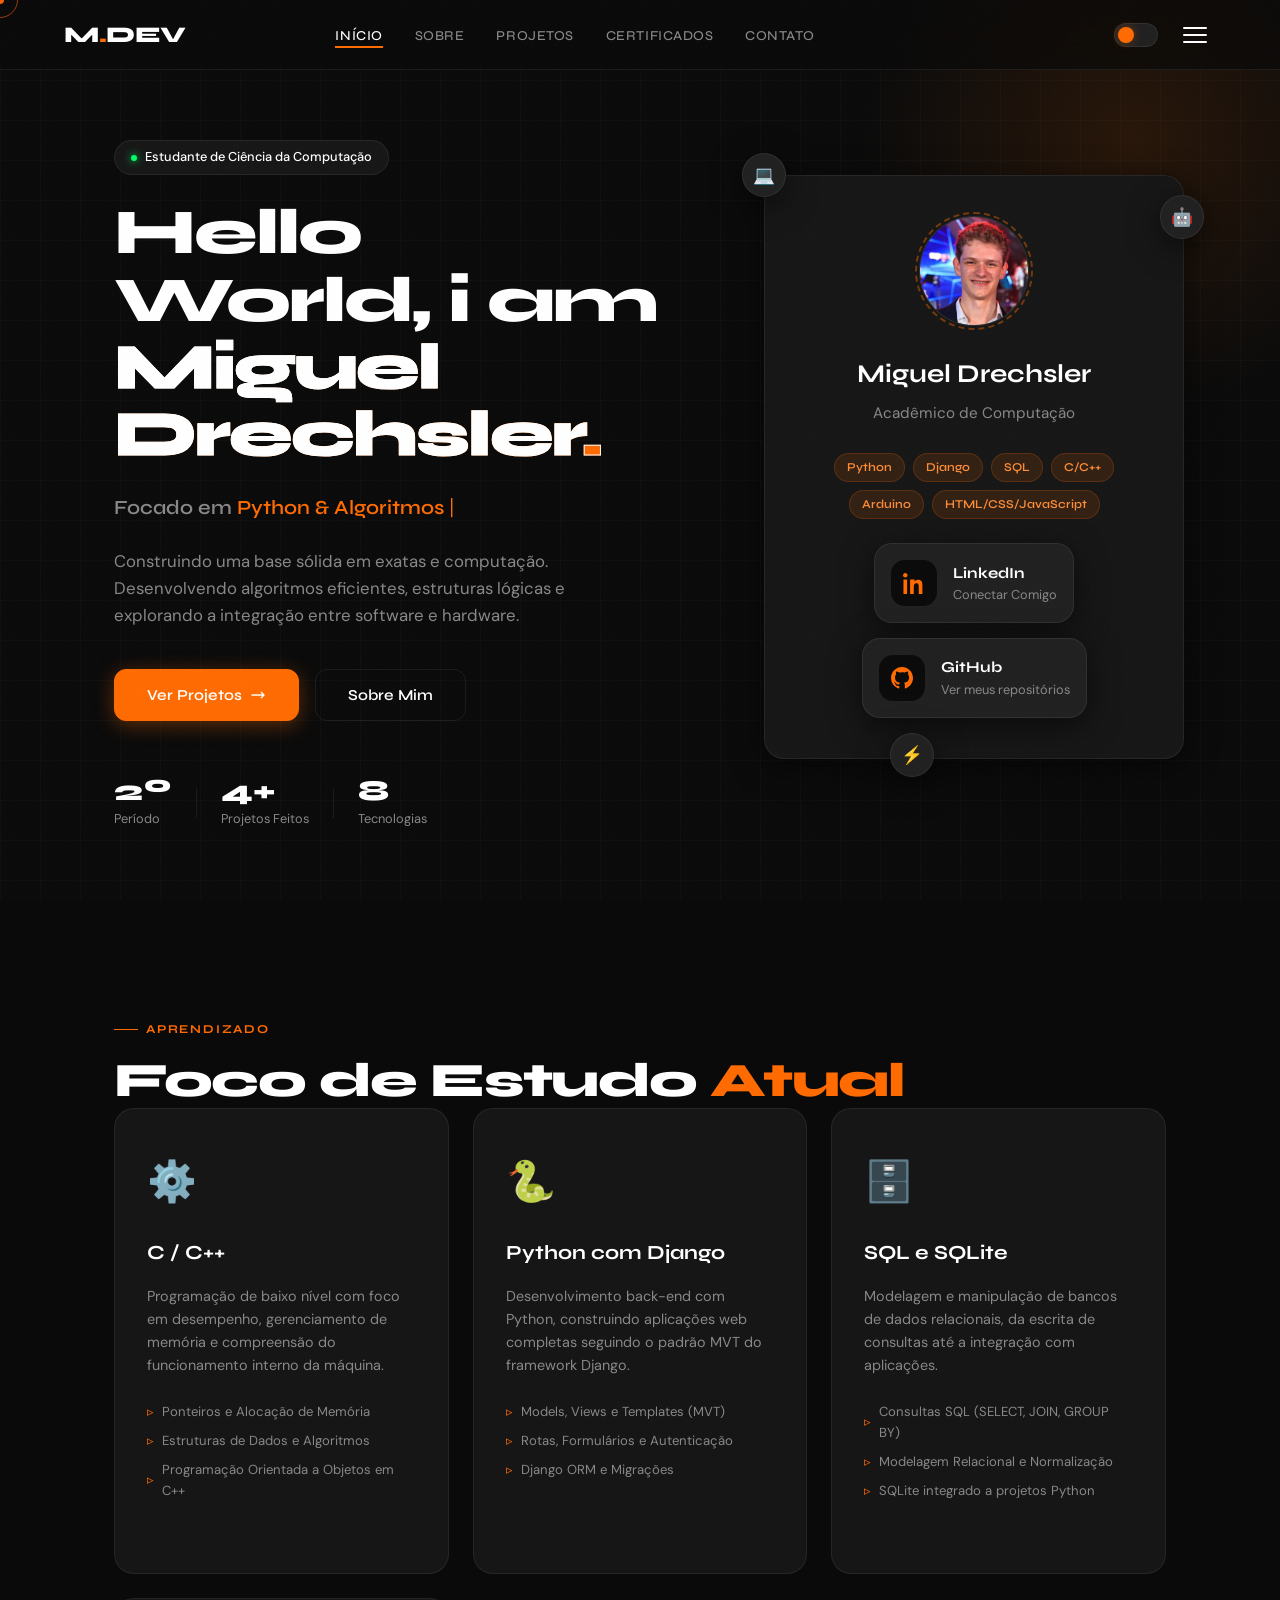
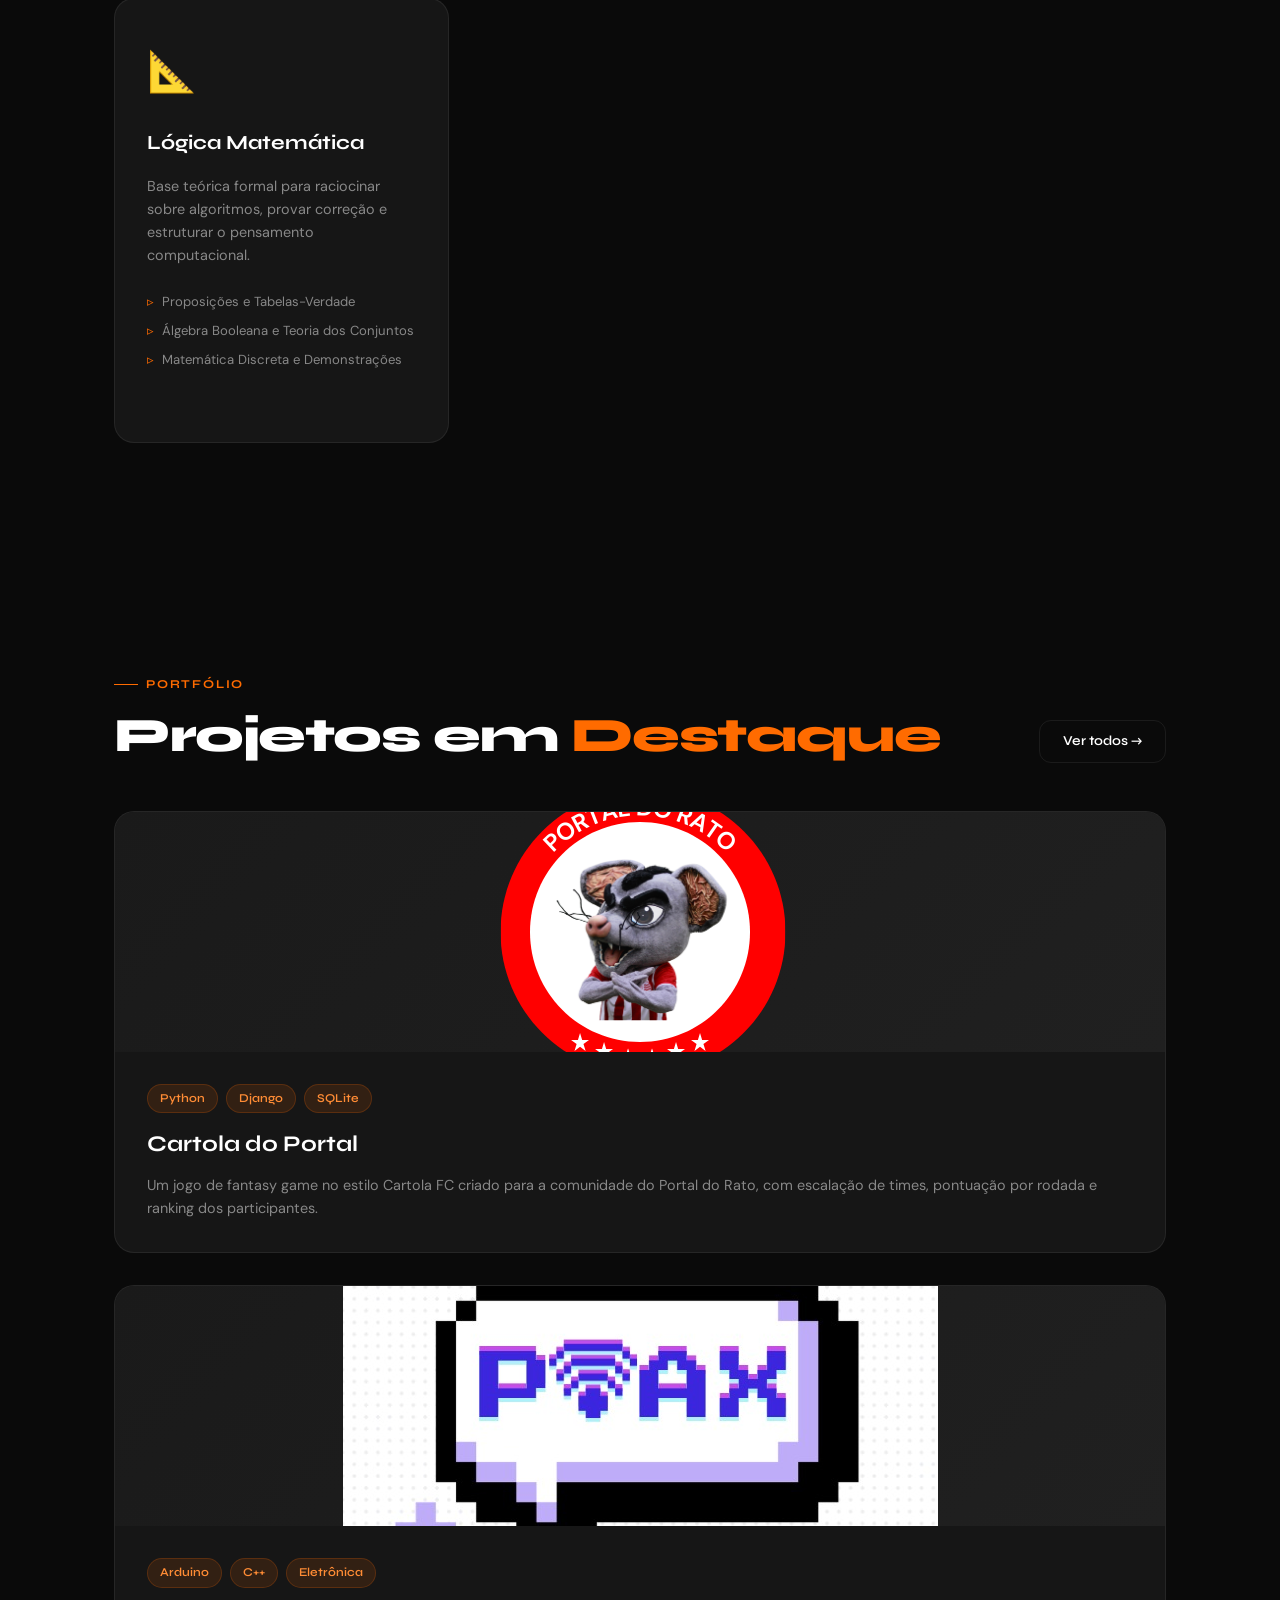
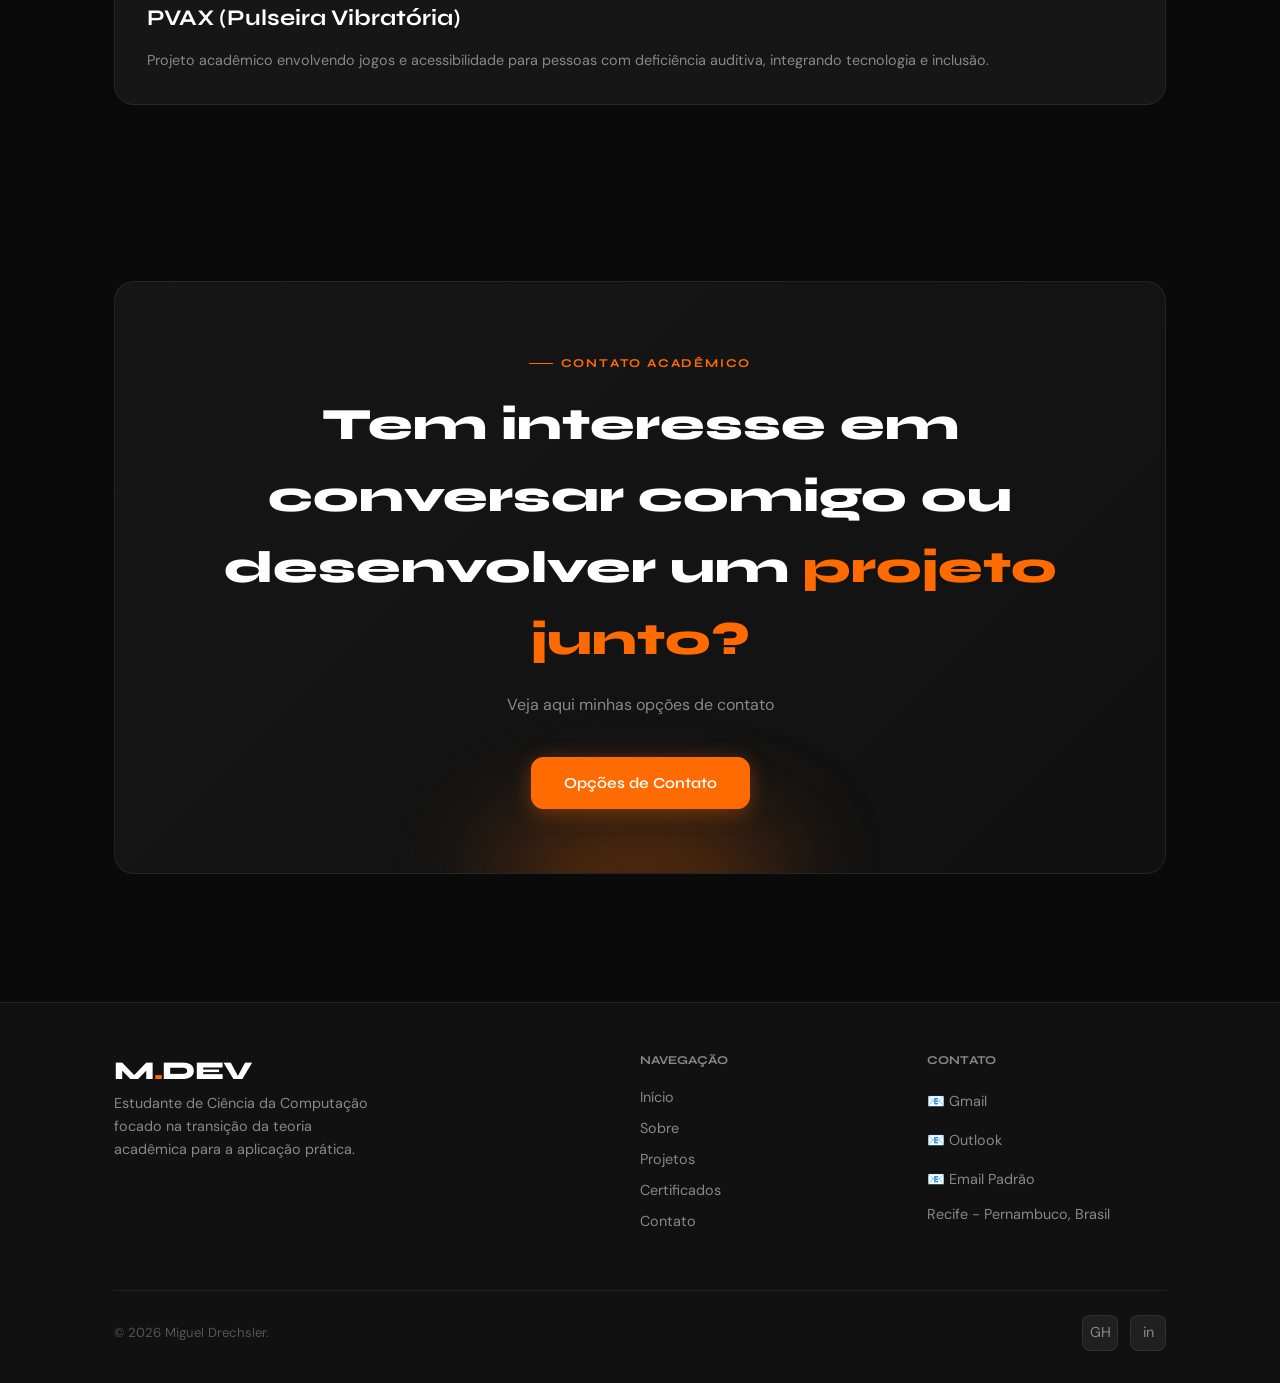
<file: index.html>
<!DOCTYPE html>
<html lang="pt-BR" data-theme="dark">
<head>
  <meta charset="UTF-8">
  <meta name="viewport" content="width=device-width, initial-scale=1.0">
  <meta name="description" content="Portfólio acadêmico e profissional — Ciência da Computação">
  <title>Portfólio - Miguel</title>
  <link rel="stylesheet" href="style.css">
</head>
<body>

<div class="preloader" id="preloader">
  <div class="preloader-inner">
    <div class="preloader-logo">M<span>.</span>DEV</div>
    <div class="preloader-bar"></div>
  </div>
</div>

<div class="cursor">
  <div class="cursor-dot"></div>
  <div class="cursor-ring"></div>
</div>

<div class="progress-bar" id="progressBar"></div>

<nav class="navbar">
  <a href="index.html" class="nav-logo">M<span>.</span>DEV</a>
  <ul class="nav-links">
    <li><a href="index.html" class="active">Início</a></li>
    <li><a href="sobre.html">Sobre</a></li>
    <li><a href="projetos.html">Projetos</a></li>
    <li><a href="certificados.html">Certificados</a></li>
    <li><a href="contato.html">Contato</a></li>
  </ul>
  <div class="nav-actions">
    <button class="theme-toggle" title="Alternar tema">
      <span class="theme-toggle-icon moon"></span>
      <span class="theme-toggle-icon sun"></span>
    </button>
    <button class="hamburger" aria-label="Menu"><span></span><span></span><span></span></button>
  </div>
</nav>

<div class="mobile-menu">
  <a href="index.html">Início</a>
  <a href="sobre.html">Sobre</a>
  <a href="projetos.html">Projetos</a>
  <a href="certificados.html">Certificados</a>
  <a href="contato.html">Contato</a>
</div>

<section class="hero">
  <div class="hero-bg-orb"></div>
  <div class="hero-bg-grid"></div>

  <div class="container hero-inner">
    <div class="hero-content">
      <div class="hero-badge anim-up" style="animation-delay:0.1s">
        <span class="badge-dot"></span>
        Estudante de Ciência da Computação
      </div>

      <h1 class="hero-title anim-up" style="animation-delay:0.2s">
        Hello World, i am<br>
        <span class="hero-name">Miguel Drechsler<span class="dot">.</span></span>
      </h1>

      <div class="hero-roles anim-up" style="animation-delay:0.35s">
        <span class="role-label">Focado em </span>
        <span class="typed-wrapper">
          <span id="typedText" data-phrases='["Python & Algoritmos", "Desenvolvimento Web", "Projetos com Arduino", "JavaScript & Automação"]'>Python & Algoritmos</span>
          <span class="cursor-blink">|</span>
        </span>
      </div>

      <p class="hero-desc anim-up" style="animation-delay:0.5s">
        Construindo uma base sólida em exatas e computação. Desenvolvendo algoritmos eficientes, estruturas lógicas e explorando a integração entre software e hardware.
      </p>

      <div class="hero-actions anim-up" style="animation-delay:0.65s">
        <a href="projetos.html" class="btn btn-primary btn-lg">
          Ver Projetos
          <svg width="16" height="16" fill="none" viewBox="0 0 24 24" stroke="currentColor"><path stroke-linecap="round" stroke-linejoin="round" stroke-width="2" d="M17 8l4 4m0 0l-4 4m4-4H3"/></svg>
        </a>
        <a href="sobre.html" class="btn btn-outline btn-lg">Sobre Mim</a>
      </div>

      <div class="hero-stats anim-up" style="animation-delay:0.8s">
        <div class="stat-item">
          <strong data-counter data-target="2" data-suffix="º">0</strong>
          <span>Período</span>
        </div>
        <div class="stat-divider"></div>
        <div class="stat-item">
          <strong data-counter data-target="4" data-suffix="+">0</strong>
          <span>Projetos Feitos</span>
        </div>
        <div class="stat-divider"></div>
        <div class="stat-item">
          <strong data-counter data-target="8" data-suffix="">0</strong>
          <span>Tecnologias</span>
        </div>
      </div>
    </div>

    <div class="hero-visual anim-up" style="animation-delay:0.4s">
      <div class="hero-card-wrapper">
        <div class="tech-badge badge-1">💻</div>
        <div class="tech-badge badge-2">🤖</div>
        <div class="tech-badge badge-3">⚡</div>
        <div class="hero-card anim-float">
          <div class="hero-avatar">
            <div class="avatar-placeholder">
              <img src="Foto de perfil.jpeg" alt="Miguel Drechsler" class="avatar-image">
            </div>
            <div class="avatar-ring"></div>
          </div>
          <div class="hero-card-body">
            <h3>Miguel Drechsler</h3>
            <p>Acadêmico de Computação</p>
            <div class="hero-card-tags">
              <span class="tag">Python</span>
              <span class="tag">Django</span>
              <span class="tag">SQL</span>
              <span class="tag">C/C++</span>
              <span class="tag">Arduino</span>
              <span class="tag">HTML/CSS/JavaScript</span>
            </div>

            <div class="hero-card-social">
              <a href="https://www.linkedin.com/in/miguel-drechsler" class="social-mini-card anim-float" target="_blank" rel="noreferrer noopener">
                <div class="social-mini-icon">
                  <svg viewBox="0 0 24 24" aria-hidden="true"><path d="M4.98 3.5C4.98 4.88 3.87 6 2.5 6S0 4.88 0 3.5 1.12 1 2.5 1 4.98 2.12 4.98 3.5zM.5 8.25h4V24h-4v-15.75zM8.75 8.25h3.83v2.16h.05c.53-1 1.83-2.06 3.76-2.06 4.03 0 4.78 2.66 4.78 6.12V24h-4v-7.53c0-1.8-.03-4.13-2.52-4.13-2.52 0-2.9 1.96-2.9 3.99V24h-4v-15.75z"/></svg>
                </div>
                <div class="social-mini-text">
                  <span class="social-mini-title">LinkedIn</span>
                  <span class="social-mini-subtitle">Conectar Comigo</span>
                </div>
              </a>

              <a href="https://github.com/miguel-drechsler" class="social-mini-card anim-float" target="_blank" rel="noreferrer noopener">
                <div class="social-mini-icon">
                  <svg viewBox="0 0 24 24" aria-hidden="true"><path d="M12 0C5.37 0 0 5.37 0 12c0 5.3 3.44 9.8 8.21 11.39.6.11.82-.26.82-.58v-2.17c-3.34.73-4.04-1.6-4.04-1.6-.55-1.4-1.34-1.78-1.34-1.78-1.1-.75.08-.74.08-.74 1.21.09 1.84 1.24 1.84 1.24 1.08 1.85 2.83 1.32 3.52 1.01.11-.79.43-1.32.78-1.62-2.67-.3-5.47-1.33-5.47-5.93 0-1.31.47-2.38 1.24-3.22-.13-.3-.54-1.52.12-3.17 0 0 1.01-.32 3.3 1.23a11.5 11.5 0 0 1 3.01-.4c1.02 0 2.05.14 3.01.4 2.28-1.55 3.29-1.23 3.29-1.23.67 1.65.26 2.87.13 3.17.77.84 1.23 1.91 1.23 3.22 0 4.61-2.81 5.62-5.49 5.92.44.38.83 1.13.83 2.28v3.39c0 .32.22.7.83.58C20.56 21.8 24 17.3 24 12c0-6.63-5.37-12-12-12z"/></svg>
                </div>
                <div class="social-mini-text">
                  <span class="social-mini-title">GitHub</span>
                  <span class="social-mini-subtitle">Ver meus repositórios</span>
                </div>
              </a>
            </div>
          </div>
        </div>
      </div>
    </div>
  </div>

  
</section>

<section class="section" id="servicos">
  <div class="container">
    <div class="section-header reveal">
      <p class="section-label">Aprendizado</p>
      <h2 class="section-title">Foco de Estudo <span>Atual</span></h2>
    </div>

    <div class="services-grid">
      <div class="service-card card reveal" data-delay="0">
        <div class="service-icon">⚙️</div>
        <h3>C / C++</h3>
        <p>Programação de baixo nível com foco em desempenho, gerenciamento de memória e compreensão do funcionamento interno da máquina.</p>
        <ul class="service-list">
          <li>Ponteiros e Alocação de Memória</li>
          <li>Estruturas de Dados e Algoritmos</li>
          <li>Programação Orientada a Objetos em C++</li>
        </ul>
      </div>

      <div class="service-card card reveal" data-delay="100">
        <div class="service-icon">🐍</div>
        <h3>Python com Django</h3>
        <p>Desenvolvimento back-end com Python, construindo aplicações web completas seguindo o padrão MVT do framework Django.</p>
        <ul class="service-list">
          <li>Models, Views e Templates (MVT)</li>
          <li>Rotas, Formulários e Autenticação</li>
          <li>Django ORM e Migrações</li>
        </ul>
      </div>

      <div class="service-card card reveal" data-delay="200">
        <div class="service-icon">🗄️</div>
        <h3>SQL e SQLite</h3>
        <p>Modelagem e manipulação de bancos de dados relacionais, da escrita de consultas até a integração com aplicações.</p>
        <ul class="service-list">
          <li>Consultas SQL (SELECT, JOIN, GROUP BY)</li>
          <li>Modelagem Relacional e Normalização</li>
          <li>SQLite integrado a projetos Python</li>
        </ul>
      </div>

      <div class="service-card card reveal" data-delay="300">
        <div class="service-icon">📐</div>
        <h3>Lógica Matemática</h3>
        <p>Base teórica formal para raciocinar sobre algoritmos, provar correção e estruturar o pensamento computacional.</p>
        <ul class="service-list">
          <li>Proposições e Tabelas-Verdade</li>
          <li>Álgebra Booleana e Teoria dos Conjuntos</li>
          <li>Matemática Discreta e Demonstrações</li>
        </ul>
      </div>
    </div>
  </div>
</section>

<section class="section featured-section">
  <div class="container">
    <div class="featured-header reveal">
      <div>
        <p class="section-label">Portfólio</p>
        <h2 class="section-title">Projetos em <span>Destaque</span></h2>
      </div>
      <a href="projetos.html" class="btn btn-outline">Ver todos →</a>
    </div>

    <div class="featured-grid">
      <div class="featured-card card reveal" data-delay="0">
        <div class="featured-img">
          <div class="img-placeholder"><span><img src="logo-portal-do-rato%20-%20Copia.png" alt="Cartola do Portal"></span></div>
          <div class="featured-overlay">
            <a href="https://github.com/miguel-drechsler/Cartola_Portal_do_Rato" class="btn btn-primary" target="_blank" rel="noreferrer noopener">Ver Repositório ↗</a>
          </div>
        </div>
        <div class="featured-info">
          <div class="featured-meta">
            <span class="tag">Python</span>
            <span class="tag">Django</span>
            <span class="tag">SQLite</span>
          </div>
          <h3>Cartola do Portal</h3>
          <p>Um jogo de fantasy game no estilo Cartola FC criado para a comunidade do Portal do Rato, com escalação de times, pontuação por rodada e ranking dos participantes.</p>
        </div>
      </div>

      <div class="featured-card card reveal" data-delay="150">
        <div class="featured-img">
          <div class="img-placeholder"><span><img src="pvaxlogo.png" alt="PVAX"></span></div>
          <div class="featured-overlay">
            <a href="https://sites.google.com/cesar.school/projetos1-g7/home" class="btn btn-primary" target="_blank" rel="noreferrer noopener">Ver o site ↗</a>
          </div>
        </div>
        <div class="featured-info">
          <div class="featured-meta">
            <span class="tag">Arduino</span>
            <span class="tag">C++</span>
            <span class="tag">Eletrônica</span>
          </div>
          <h3>PVAX (Pulseira Vibratória)</h3>
          <p>Projeto acadêmico envolvendo jogos e acessibilidade para pessoas com deficiência auditiva, integrando tecnologia e inclusão.</p>
        </div>
      </div>
    </div>
  </div>
</section>

<section class="cta-section reveal">
  <div class="container">
    <div class="cta-box">
      <div class="cta-glow"></div>
      <p class="section-label">Contato acadêmico</p>
      <h2>Tem interesse em conversar comigo ou desenvolver um <span>projeto junto?</span></h2>
      <p class="cta-sub">Veja aqui minhas opções de contato</p>
      <div class="cta-actions">
        <a href="contato.html" class="btn btn-primary btn-lg">Opções de Contato</a>
      </div>
    </div>
  </div>
</section>

<footer class="footer">
  <div class="container">
    <div class="footer-grid">
      <div class="footer-brand">
        <a href="index.html" class="nav-logo">M<span>.</span>DEV</a>
        <p>Estudante de Ciência da Computação focado na transição da teoria acadêmica para a aplicação prática.</p>
      </div>
      <div class="footer-col">
        <h4>Navegação</h4>
        <a href="index.html">Início</a>
        <a href="sobre.html">Sobre</a>
        <a href="projetos.html">Projetos</a>
        <a href="certificados.html">Certificados</a>
        <a href="contato.html">Contato</a>
      </div>
      <div class="footer-col">
        <h4>Contato</h4>
        <a href="https://mail.google.com/mail/?view=cm&to=miguel.drechsler@gmail.com" target="_blank" class="email-link">📧 Gmail</a>
        <a href="https://outlook.live.com/mail/0/?to=miguel.drechsler@gmail.com" target="_blank" class="email-link">📧 Outlook</a>
        <a href="mailto:miguel.drechsler@gmail.com" class="email-link">📧 Email Padrão</a>
        <p style="color: var(--text-muted); font-size: 0.9rem; margin-top: 0.5rem;">Recife - Pernambuco, Brasil</p>
      </div>
    </div>
    <div class="footer-bottom">
      <p>© 2026 Miguel Drechsler.</p>
      <div class="footer-social">
        <a href="https://github.com/miguel-drechsler" class="social-icon" title="GitHub">GH</a>
        <a href="https://www.linkedin.com/in/miguel-drechsler" class="social-icon" title="LinkedIn">in</a>
      </div>
    </div>
  </div>
</footer>

<button class="scroll-top" id="scrollTop" title="Voltar ao topo">↑</button>

<script src="main.js"></script>
</body>
</html>
</file>
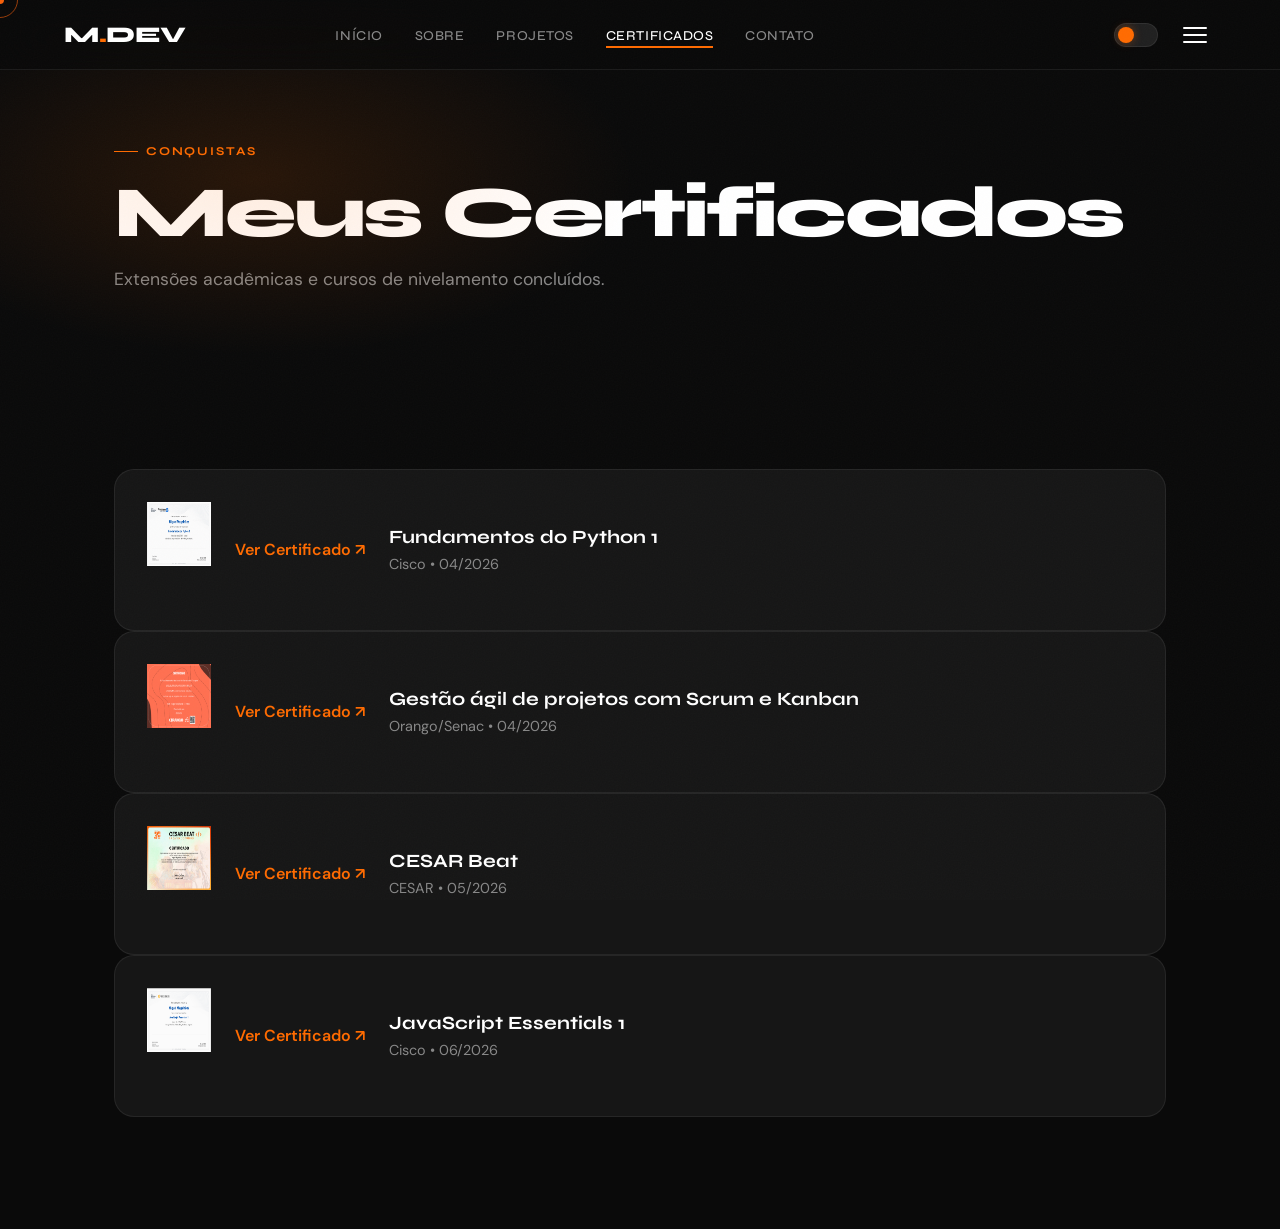
<file: certificados.html>
<!DOCTYPE html>
<html lang="pt-BR" data-theme="dark">
<head>
  <meta charset="UTF-8">
  <meta name="viewport" content="width=device-width, initial-scale=1.0">
  <title>Certificados — Portfólio</title>
  <link rel="stylesheet" href="style.css">
</head>
<body>

<div class="preloader" id="preloader">
  <div class="preloader-inner"><div class="preloader-logo">M<span>.</span>DEV</div><div class="preloader-bar"></div></div>
</div>

<div class="cursor">
  <div class="cursor-dot"></div>
  <div class="cursor-ring"></div>
</div>
<div class="progress-bar" id="progressBar"></div>

<nav class="navbar">
  <a href="index.html" class="nav-logo">M<span>.</span>DEV</a>
  <ul class="nav-links">
    <li><a href="index.html">Início</a></li>
    <li><a href="sobre.html">Sobre</a></li>
    <li><a href="projetos.html">Projetos</a></li>
    <li><a href="certificados.html" class="active">Certificados</a></li>
    <li><a href="contato.html">Contato</a></li>
  </ul>
  <div class="nav-actions">
    <button class="theme-toggle" title="Alternar tema"><span class="theme-toggle-icon moon"></span><span class="theme-toggle-icon sun"></span></button>
    <button class="hamburger" aria-label="Menu"><span></span><span></span><span></span></button>
  </div>
</nav>

<div class="mobile-menu">
  <a href="index.html">Início</a><a href="sobre.html">Sobre</a><a href="projetos.html">Projetos</a><a href="certificados.html">Certificados</a><a href="contato.html">Contato</a>
</div>

<header class="page-hero">
  <div class="container">
    <p class="section-label">Conquistas</p>
    <h1 class="page-hero-title">Meus <span>Certificados</span></h1>
    <p class="page-hero-sub">Extensões acadêmicas e cursos de nivelamento concluídos.</p>
  </div>
</header>

<section class="section">
  <div class="container">
    <div class="card reveal" style="padding: 2rem; display: flex; gap: 1.5rem; align-items: center;">
      <img src="Certificado Python.png" alt="Certificado Python" style="width: 4rem; height: 4rem; margin-bottom: 2rem;">
      <a href="Certificado Python.png" target="_blank" style="color: var(--orange); font-weight: 600;">Ver Certificado ↗</a>
      <div>
        <h3 style="font-family: var(--font-head);">Fundamentos do Python 1</h3>
        <p style="color: var(--text-muted); font-size: 0.9rem;">Cisco • 04/2026</p>
      </div>
    </div>
  </div>
  <div class="container">
    <div class="card reveal" style="padding: 2rem; display: flex; gap: 1.5rem; align-items: center;">
      <img src="Certificado Orango.png" alt="Certificado Gestão ágil de projetos" style="width: 4rem; height: 4rem; margin-bottom: 2rem;">
      <a href="Certificado Orango.png" target="_blank" style="color: var(--orange); font-weight: 600;">Ver Certificado ↗</a>
      <div>
        <h3 style="font-family: var(--font-head);">Gestão ágil de projetos com Scrum e Kanban</h3>
        <p style="color: var(--text-muted); font-size: 0.9rem;">Orango/Senac • 04/2026</p>
      </div>
    </div>
  </div>
  <div class="container">
    <div class="card reveal" style="padding: 2rem; display: flex; gap: 1.5rem; align-items: center;">
      <img src="Certificado CESAR Beat.png" alt="Certificado JavaScript" style="width: 4rem; height: 4rem; margin-bottom: 2rem;">
      <a href="Certificado CESAR Beat.png" target="_blank" style="color: var(--orange); font-weight: 600;">Ver Certificado ↗</a>
      <div>
        <h3 style="font-family: var(--font-head);">CESAR Beat</h3>
        <p style="color: var(--text-muted); font-size: 0.9rem;">CESAR • 05/2026</p>
      </div>
    </div>
  </div>
  <div class="container">
    <div class="card reveal" style="padding: 2rem; display: flex; gap: 1.5rem; align-items: center;">
      <img src="Certificado JavaScript.png" alt="Certificado JavaScript" style="width: 4rem; height: 4rem; margin-bottom: 2rem;">
      <a href="Certificado JavaScript.png" target="_blank" style="color: var(--orange); font-weight: 600;">Ver Certificado ↗</a>
      <div>
        <h3 style="font-family: var(--font-head);">JavaScript Essentials 1</h3>
        <p style="color: var(--text-muted); font-size: 0.9rem;">Cisco • 06/2026</p>
      </div>
    </div>
  </div>
</section>

<script src="main.js"></script>
</body>
</html>
</file>
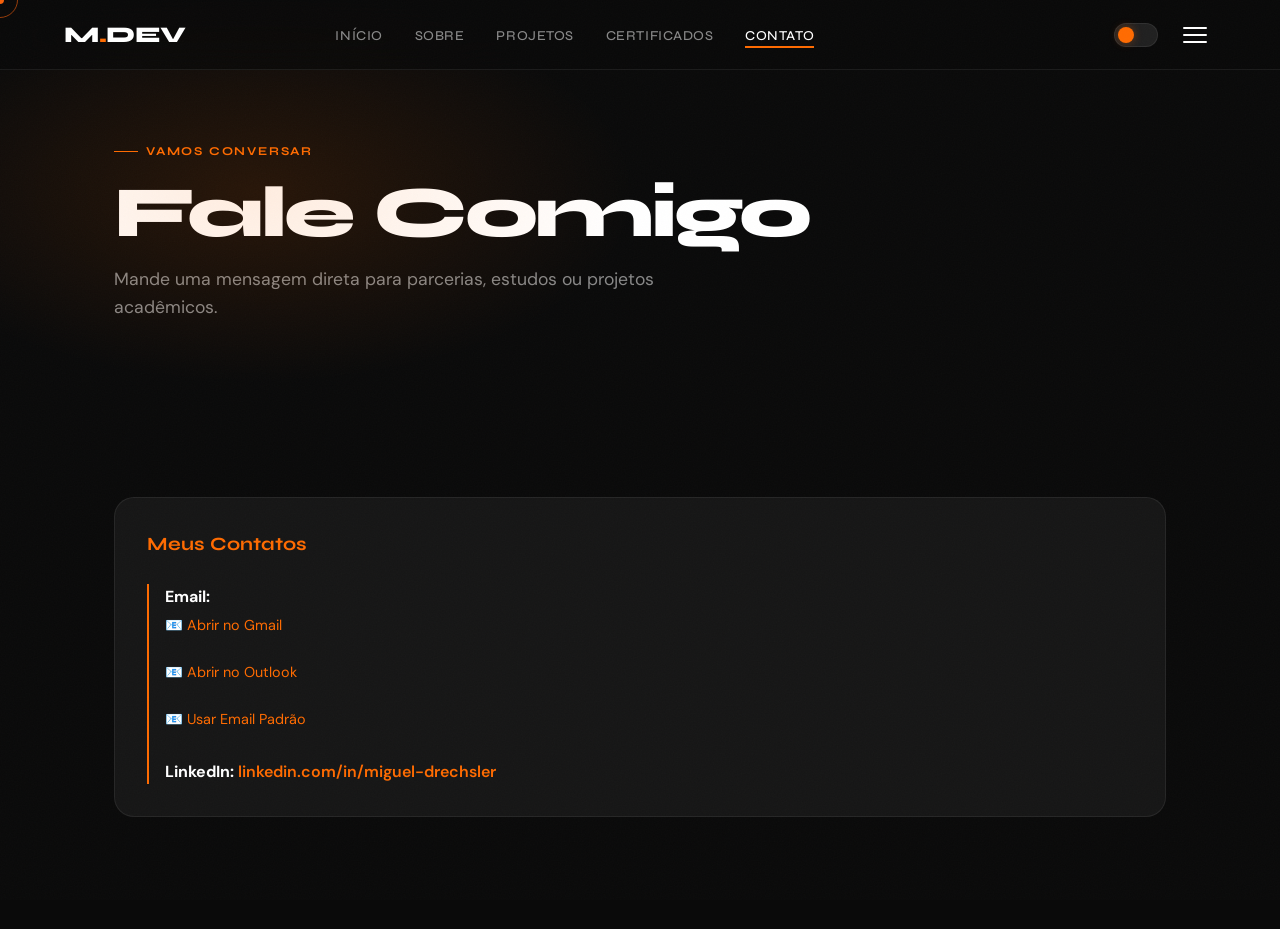
<file: contato.html>
<!DOCTYPE html>
<html lang="pt-BR" data-theme="dark">
<head>
  <meta charset="UTF-8">
  <meta name="viewport" content="width=device-width, initial-scale=1.0">
  <title>Contato — Portfólio</title>
  <link rel="stylesheet" href="style.css">
</head>
<body>

<div class="preloader" id="preloader">
  <div class="preloader-inner"><div class="preloader-logo">M<span>.</span>DEV</div><div class="preloader-bar"></div></div>
</div>

<div class="cursor">
  <div class="cursor-dot"></div>
  <div class="cursor-ring"></div>
</div>
<div class="progress-bar" id="progressBar"></div>

<nav class="navbar">
  <a href="index.html" class="nav-logo">M<span>.</span>DEV</a>
  <ul class="nav-links">
    <li><a href="index.html">Início</a></li>
    <li><a href="sobre.html">Sobre</a></li>
    <li><a href="projetos.html">Projetos</a></li>
    <li><a href="certificados.html">Certificados</a></li>
    <li><a href="contato.html" class="active">Contato</a></li>
  </ul>
  <div class="nav-actions">
    <button class="theme-toggle" title="Alternar tema"><span class="theme-toggle-icon moon"></span><span class="theme-toggle-icon sun"></span></button>
    <button class="hamburger" aria-label="Menu"><span></span><span></span><span></span></button>
  </div>
</nav>

<div class="mobile-menu">
  <a href="index.html">Início</a><a href="sobre.html">Sobre</a><a href="projetos.html">Projetos</a><a href="certificados.html">Certificados</a><a href="contato.html">Contato</a>
</div>

<header class="page-hero">
  <div class="container">
    <p class="section-label">Vamos conversar</p>
    <h1 class="page-hero-title">Fale <span>Comigo</span></h1>
    <p class="page-hero-sub">Mande uma mensagem direta para parcerias, estudos ou projetos acadêmicos.</p>
  </div>
</header>

<section class="section">
  <div class="container">
    <div class="card reveal" style="padding: 2rem; display: flex; flex-direction: column; gap: 1.5rem;">
      <h3 style="font-family: var(--font-head); color: var(--orange);">Meus Contatos</h3>
      <div style="border-left: 2px solid var(--orange); padding-left: 1rem;">
        <p><strong>Email:</strong></p>
        <div style="display: flex; flex-direction: column; gap: 0.5rem; margin-bottom: 1rem;">
          <a href="https://mail.google.com/mail/?view=cm&to=miguel.drechsler@gmail.com" target="_blank" class="email-link">📧 Abrir no Gmail</a>
          <a href="https://outlook.live.com/mail/0/?to=miguel.drechsler@gmail.com" target="_blank" class="email-link">📧 Abrir no Outlook</a>
          <a href="mailto:miguel.drechsler@gmail.com" class="email-link">📧 Usar Email Padrão</a>
        </div>
        <p><strong>LinkedIn: <a href="https://www.linkedin.com/in/miguel-drechsler" target="_blank" style="color: var(--orange); font-weight: 600;">linkedin.com/in/miguel-drechsler</a></strong></p>
      </div>
    </div>
  </div>
</section>

<script src="main.js"></script>
</body>
</html>
</file>
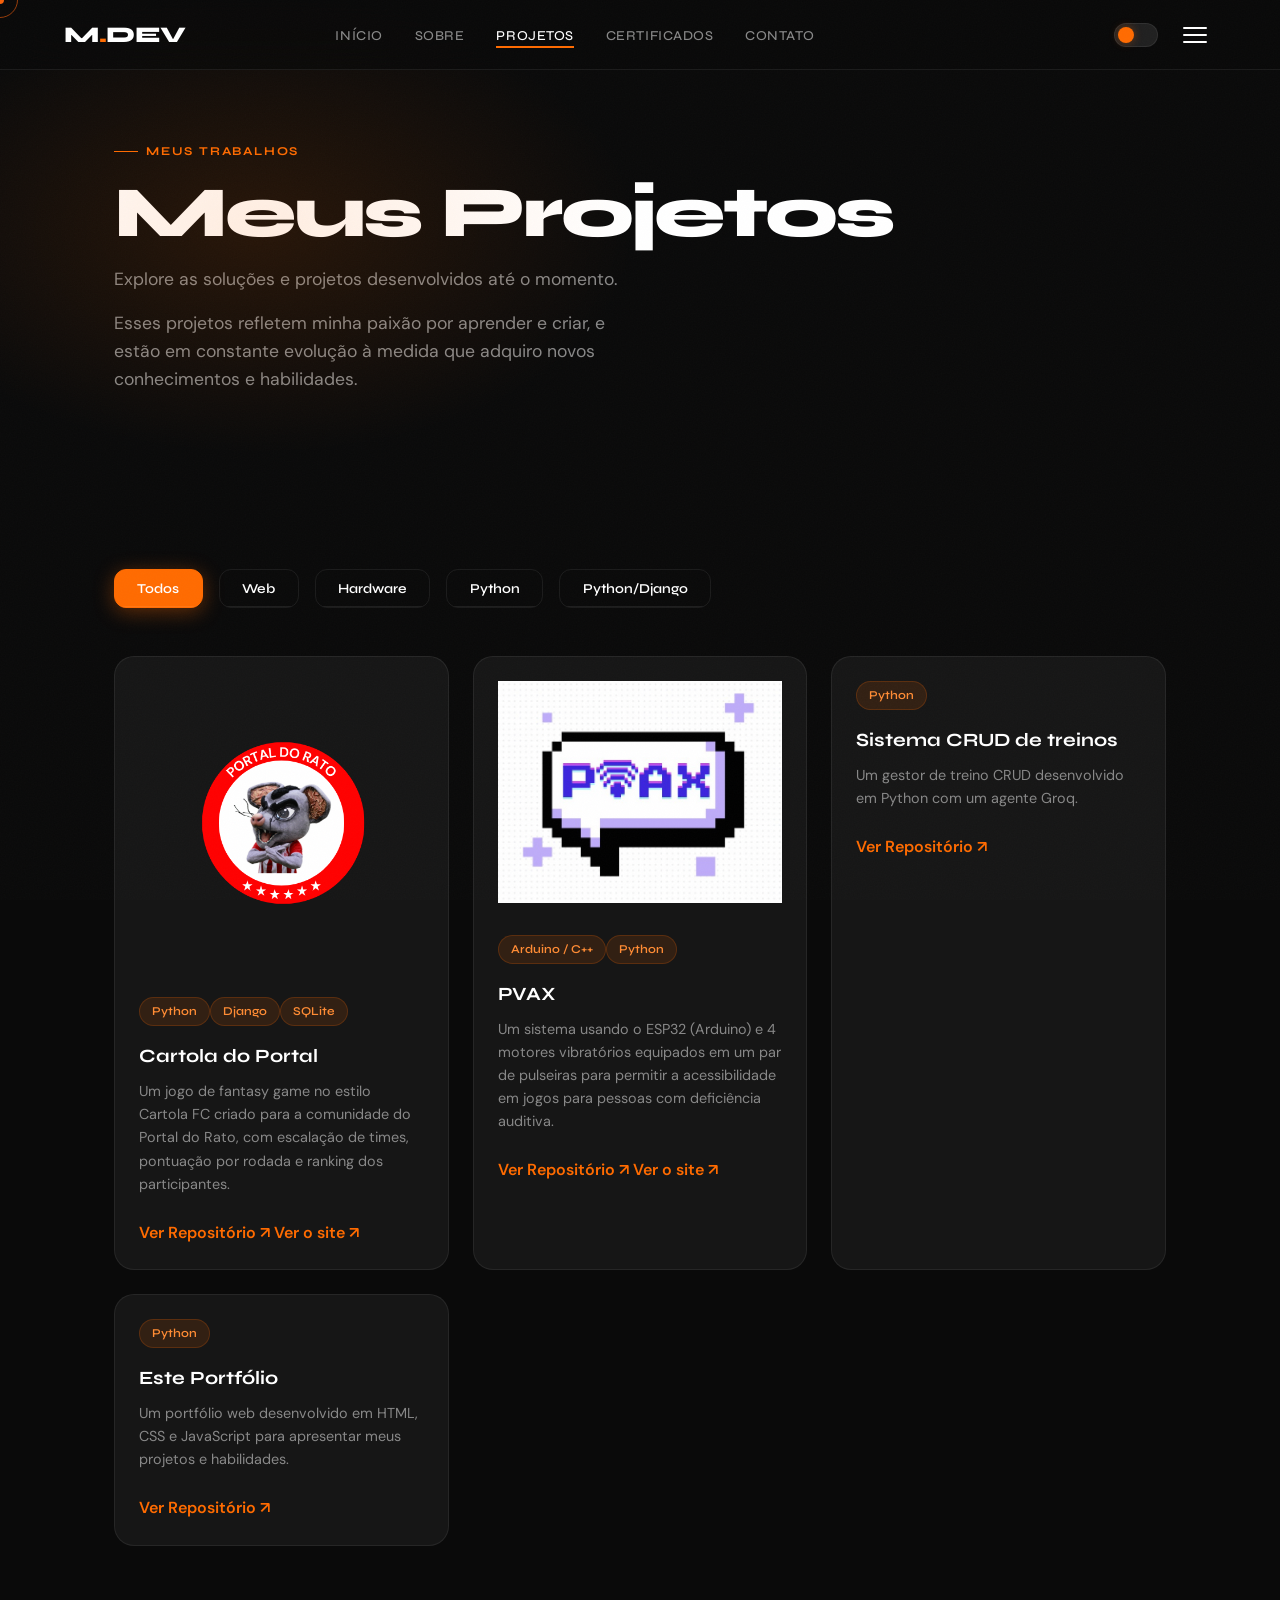
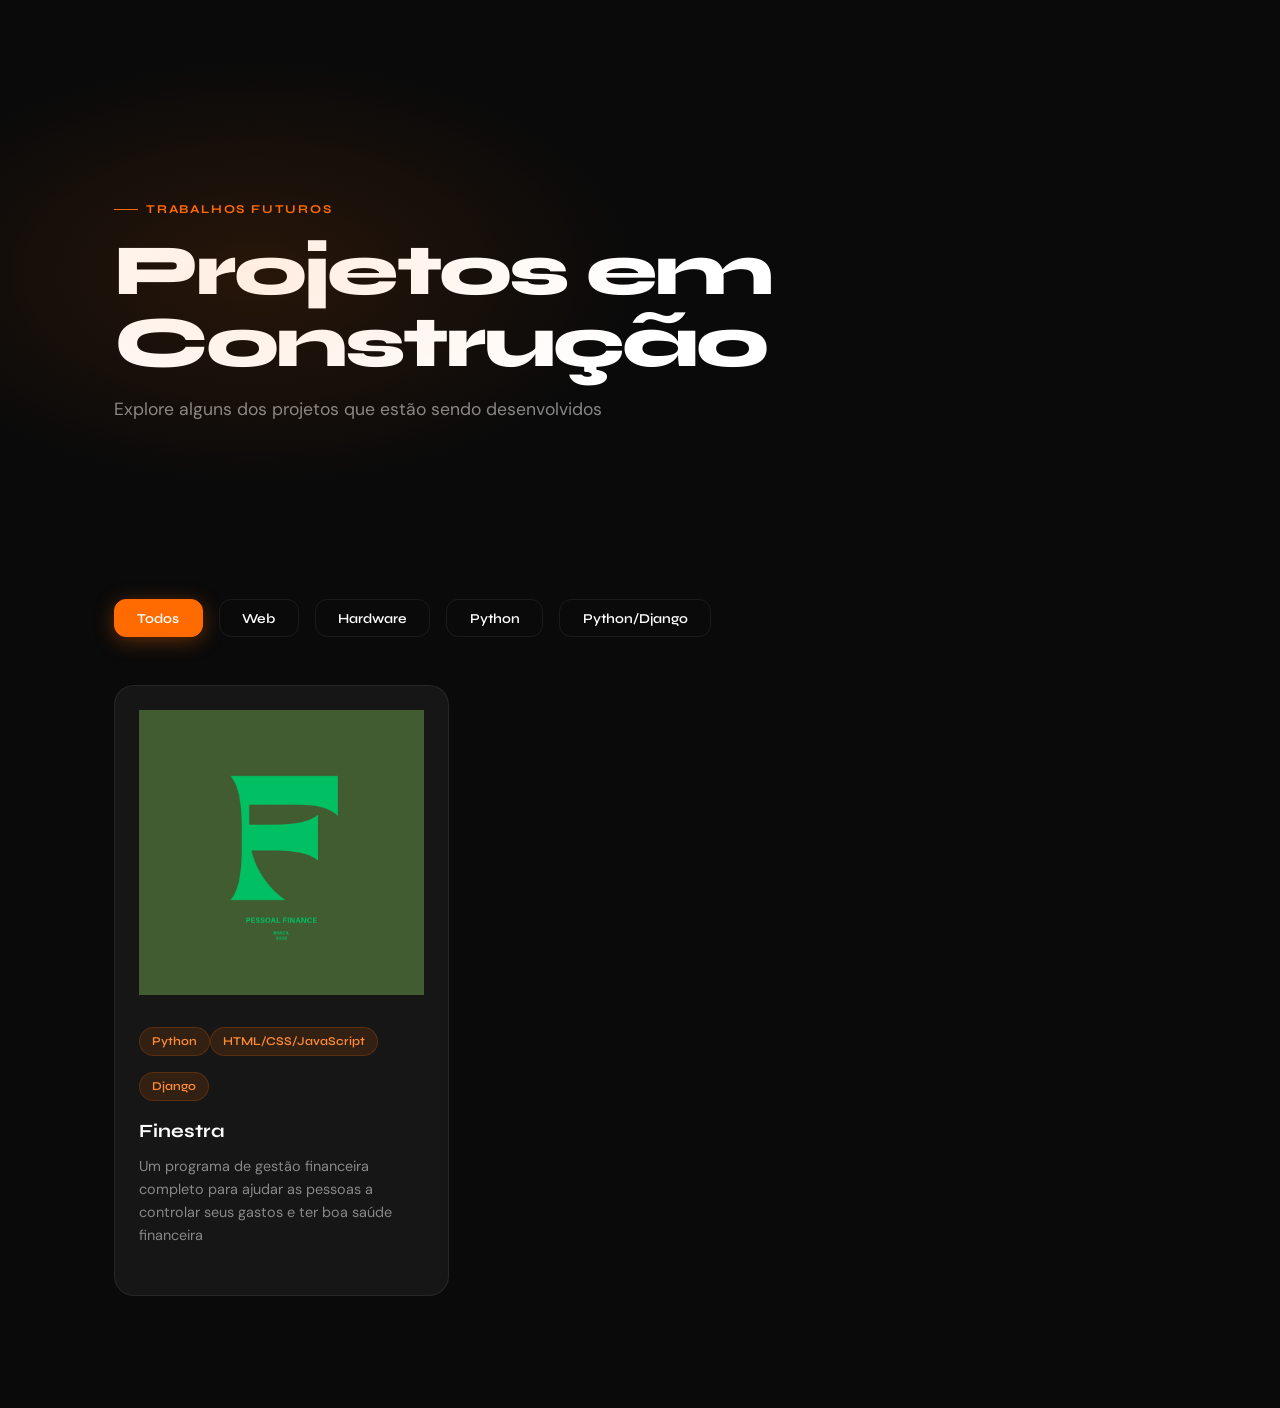
<file: projetos.html>
<!DOCTYPE html>
<html lang="pt-BR" data-theme="dark">
<head>
  <meta charset="UTF-8">
  <meta name="viewport" content="width=device-width, initial-scale=1.0">
  <title>Projetos — Portfólio</title>
  <link rel="stylesheet" href="style.css">
</head>
<body>

<div class="preloader" id="preloader">
  <div class="preloader-inner"><div class="preloader-logo">M<span>.</span>DEV</div><div class="preloader-bar"></div></div>
</div>

<div class="cursor">
  <div class="cursor-dot"></div>
  <div class="cursor-ring"></div>
</div>
<div class="progress-bar" id="progressBar"></div>

<nav class="navbar">
  <a href="index.html" class="nav-logo">M<span>.</span>DEV</a>
  <ul class="nav-links">
    <li><a href="index.html">Início</a></li>
    <li><a href="sobre.html">Sobre</a></li>
    <li><a href="projetos.html" class="active">Projetos</a></li>
    <li><a href="certificados.html">Certificados</a></li>
    <li><a href="contato.html">Contato</a></li>
  </ul>
  <div class="nav-actions">
    <button class="theme-toggle" title="Alternar tema"><span class="theme-toggle-icon moon"></span><span class="theme-toggle-icon sun"></span></button>
    <button class="hamburger" aria-label="Menu"><span></span><span></span><span></span></button>
  </div>
</nav>

<div class="mobile-menu">
  <a href="index.html">Início</a><a href="sobre.html">Sobre</a><a href="projetos.html">Projetos</a><a href="certificados.html">Certificados</a><a href="contato.html">Contato</a>
</div>

<header class="page-hero">
  <div class="container">
    <p class="section-label">Meus Trabalhos</p>
    <h1 class="page-hero-title">Meus <span>Projetos</span></h1>
    <p class="page-hero-sub">Explore as soluções e projetos desenvolvidos até o momento.</p>
    <p class="page-hero-sub">Esses projetos refletem minha paixão por aprender e criar, e estão em constante evolução à medida que adquiro novos conhecimentos e habilidades.</p>
  </div>
</header>

<section class="section">
  <div class="container">
    <div style="display: flex; gap: 1rem; margin-bottom: 3rem; flex-wrap: wrap;" class="reveal">
      <button class="btn btn-primary" data-filter="all">Todos</button>
      <button class="btn btn-outline" data-filter="web">Web</button>
      <button class="btn btn-outline" data-filter="hardware">Hardware</button>
       <button class="btn btn-outline" data-filter="python">Python</button>
       <button class="btn btn-outline" data-filter="django">Python/Django</button>
    </div>

    <div class="grid-3">
      <div class="card reveal" data-category="django" style="padding: 1.5rem;">
        <img src="logo-portal-do-rato%20-%20Copia.png" alt="Cartola do Portal" style="max-width: 100%; height: auto; margin-bottom: 2rem;">
        <span class="tag" style="margin-bottom: 1rem;">Python</span><span class="tag" style="margin-bottom: 1rem;">Django</span><span class="tag" style="margin-bottom: 1rem;">SQLite</span>
        <h3 style="font-family: var(--font-head); margin-bottom: 0.5rem;">Cartola do Portal</h3>
        <p style="color: var(--text-muted); font-size: 0.9rem; margin-bottom: 1.5rem;">Um jogo de fantasy game no estilo Cartola FC criado para a comunidade do Portal do Rato, com escalação de times, pontuação por rodada e ranking dos participantes.</p>
        <a href="https://github.com/miguel-drechsler/Cartola_Portal_do_Rato" style="color: var(--orange); font-weight: 600;">Ver Repositório ↗</a>
        <a href="https://miguel9dr.pythonanywhere.com/" style="color: var(--orange); font-weight: 600;">Ver o site ↗</a>
      </div>

      <div class="card reveal" data-category="hardware" style="padding: 1.5rem;">
        <img src="pvaxlogo.png" alt="pvaxlogo" style="content: 4rem; margin-bottom: 2rem;">
        <span class="tag" style="margin-bottom: 1rem;">Arduino / C++</span><span class="tag" style="margin-bottom: 1rem;">Python</span>
        <h3 style="font-family: var(--font-head); margin-bottom: 0.5rem;">PVAX</h3>
        <p style="color: var(--text-muted); font-size: 0.9rem; margin-bottom: 1.5rem;">Um sistema usando o ESP32 (Arduino) e 4 motores vibratórios equipados em um par de pulseiras para permitir a acessibilidade em jogos para pessoas com deficiência auditiva.</p>
        <a href="https://github.com/joaocssampaio/PVAX-driver.git" style="color: var(--orange); font-weight: 600;">Ver Repositório ↗</a>
        <a href="https://sites.google.com/cesar.school/projetos1-g7/home" style="color: var(--orange); font-weight: 600;">Ver o site ↗</a>
      </div>

      <div class="card reveal" data-category="python" style="padding: 1.5rem;">
        <span class="tag" style="margin-bottom: 1rem;">Python</span>
        <h3 style="font-family: var(--font-head); margin-bottom: 0.5rem;">Sistema CRUD de treinos</h3>
        <p style="color: var(--text-muted); font-size: 0.9rem; margin-bottom: 1.5rem;">Um gestor de treino CRUD desenvolvido em Python com um agente Groq.</p>
        <a href="https://github.com/Hyrox-Planner-grupo-2/Novo-sistema-de-Treinos" style="color: var(--orange); font-weight: 600;">Ver Repositório ↗</a>
      </div>
    

      <div class="card reveal" data-category="web" style="padding: 1.5rem;">
        <span class="tag" style="margin-bottom: 1rem;">Python</span>
        <h3 style="font-family: var(--font-head); margin-bottom: 0.5rem;">Este Portfólio</h3>
        <p style="color: var(--text-muted); font-size: 0.9rem; margin-bottom: 1.5rem;">Um portfólio web desenvolvido em HTML, CSS e JavaScript para apresentar meus projetos e habilidades.</p>
        <a href="https://github.com/miguel-drechsler/Meu-Portfolio" style="color: var(--orange); font-weight: 600;">Ver Repositório ↗</a>
      </div>
    </div>
  </div>
</section>

<header class="page-hero">
  <div class="container">
    <p class="section-label">Trabalhos Futuros</p>
    <h1 class="page-hero-title">Projetos em <span>Construção</span></h1>
    <p class="page-hero-sub">Explore alguns dos projetos que estão sendo desenvolvidos</p>
  </div>
</header>

<section class="section">
  <div class="container">
    <div style="display: flex; gap: 1rem; margin-bottom: 3rem; flex-wrap: wrap;" class="reveal">
      <button class="btn btn-primary" data-filter="all">Todos</button>
      <button class="btn btn-outline" data-filter="web">Web</button>
      <button class="btn btn-outline" data-filter="hardware">Hardware</button>
       <button class="btn btn-outline" data-filter="python">Python</button>
       <button class="btn btn-outline" data-filter="django">Python/Django</button>
    </div>

    <div class="grid-3">
      <div class="card reveal" data-category="web" style="padding: 1.5rem;">
        <img src="IMG-20260508-WA0044.jpg.jpeg" alt="Finestra" style="content: 4rem; margin-bottom: 2rem;">
        <span class="tag" style="margin-bottom: 1rem;">Python</span><span class="tag" style="margin-bottom: 1rem;">HTML/CSS/JavaScript</span><span class="tag" style="margin-bottom: 1rem;">Django</span>
        <h3 style="font-family: var(--font-head); margin-bottom: 0.5rem;">Finestra</h3>
        <p style="color: var(--text-muted); font-size: 0.9rem; margin-bottom: 1.5rem;">Um programa de gestão financeira completo para ajudar as pessoas a controlar seus gastos e ter boa saúde financeira</p>
      </div>

<script src="main.js"></script>
</body>
</html>
</file>
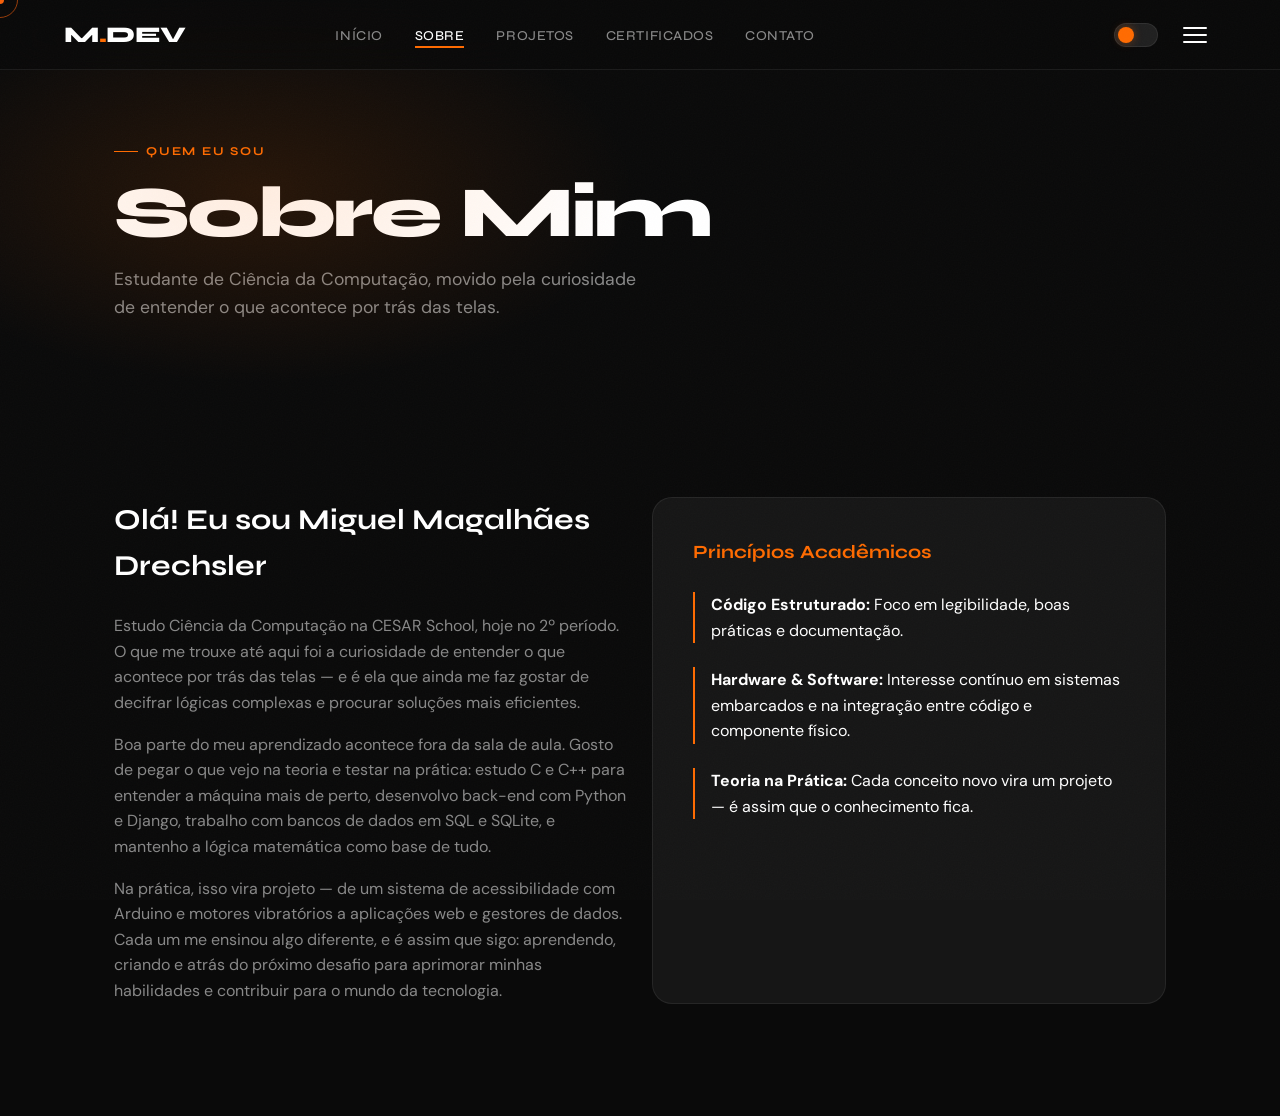
<file: sobre.html>
<!DOCTYPE html>
<html lang="pt-BR" data-theme="dark">
<head>
  <meta charset="UTF-8">
  <meta name="viewport" content="width=device-width, initial-scale=1.0">
  <title>Sobre Mim</title>
  <link rel="stylesheet" href="style.css">
</head>
<body>

<div class="preloader" id="preloader">
  <div class="preloader-inner"><div class="preloader-logo">M<span>.</span>DEV</div><div class="preloader-bar"></div></div>
</div>

<div class="cursor">
  <div class="cursor-dot"></div>
  <div class="cursor-ring"></div>
</div>
<div class="progress-bar" id="progressBar"></div>

<nav class="navbar">
  <a href="index.html" class="nav-logo">M<span>.</span>DEV</a>
  <ul class="nav-links">
    <li><a href="index.html">Início</a></li>
    <li><a href="sobre.html" class="active">Sobre</a></li>
    <li><a href="projetos.html">Projetos</a></li>
    <li><a href="certificados.html">Certificados</a></li>
    <li><a href="contato.html">Contato</a></li>
  </ul>
  <div class="nav-actions">
    <button class="theme-toggle" title="Alternar tema"><span class="theme-toggle-icon moon"></span><span class="theme-toggle-icon sun"></span></button>
    <button class="hamburger" aria-label="Menu"><span></span><span></span><span></span></button>
  </div>
</nav>

<div class="mobile-menu">
  <a href="index.html">Início</a><a href="sobre.html">Sobre</a><a href="projetos.html">Projetos</a><a href="certificados.html">Certificados</a><a href="contato.html">Contato</a>
</div>

<header class="page-hero">
  <div class="container">
    <p class="section-label">Quem eu sou</p>
    <h1 class="page-hero-title">Sobre <span>Mim</span></h1>
    <p class="page-hero-sub">Estudante de Ciência da Computação, movido pela curiosidade de entender o que acontece por trás das telas.</p>
  </div>
</header>

<section class="section">
  <div class="container grid-2">
    <div class="reveal">
      <h2 style="font-family: var(--font-head); font-size: 1.8rem; margin-bottom: 1.5rem;">Olá! Eu sou Miguel Magalhães Drechsler</h2>
      <p style="color: var(--text-muted); margin-bottom: 1rem;">Estudo Ciência da Computação na CESAR School, hoje no 2º período. O que me trouxe até aqui foi a curiosidade de entender o que acontece por trás das telas — e é ela que ainda me faz gostar de decifrar lógicas complexas e procurar soluções mais eficientes.</p>
      <p style="color: var(--text-muted); margin-bottom: 1rem;">Boa parte do meu aprendizado acontece fora da sala de aula. Gosto de pegar o que vejo na teoria e testar na prática: estudo C e C++ para entender a máquina mais de perto, desenvolvo back-end com Python e Django, trabalho com bancos de dados em SQL e SQLite, e mantenho a lógica matemática como base de tudo.</p>
      <p style="color: var(--text-muted);">Na prática, isso vira projeto — de um sistema de acessibilidade com Arduino e motores vibratórios a aplicações web e gestores de dados. Cada um me ensinou algo diferente, e é assim que sigo: aprendendo, criando e atrás do próximo desafio para aprimorar minhas habilidades e contribuir para o mundo da tecnologia.</p>
    </div>
    <div class="card reveal" style="padding: 2.5rem; display: flex; flex-direction: column; gap: 1.5rem;">
      <h3 style="font-family: var(--font-head); color: var(--orange);">Princípios Acadêmicos</h3>
      <div style="border-left: 2px solid var(--orange); padding-left: 1rem;"><strong>Código Estruturado:</strong> Foco em legibilidade, boas práticas e documentação.</div>
      <div style="border-left: 2px solid var(--orange); padding-left: 1rem;"><strong>Hardware & Software:</strong> Interesse contínuo em sistemas embarcados e na integração entre código e componente físico.</div>
      <div style="border-left: 2px solid var(--orange); padding-left: 1rem;"><strong>Teoria na Prática:</strong> Cada conceito novo vira um projeto — é assim que o conhecimento fica.</div>
    </div>
  </div>
</section>

<script src="main.js"></script>
</body>
</html>
</file>
<file: style.css>
@import url('https://fonts.googleapis.com/css2?family=Syne:wght@400;500;600;700;800&family=DM+Sans:ital,opsz,wght@0,9..40,300;0,9..40,400;0,9..40,500;1,9..40,300&display=swap');

/* ── VARIÁVEIS ── */
:root {
  --orange:        #FF6B00;
  --orange-light:  #FF8C35;
  --orange-dim:    rgba(255, 107, 0, 0.12);
  --orange-glow:   rgba(255, 107, 0, 0.35);

  --bg:            #0A0A0A;
  --bg-2:          #111111;
  --bg-3:          #1A1A1A;
  --surface:       #161616;
  --surface-2:     #202020;
  --border:        rgba(255,255,255,0.07);
  --border-hover:  rgba(255, 107, 0, 0.45);
  --text:          #ffffff;
  --text-muted:    #888888;
  --text-dim:      #555555;
  --shadow:        0 8px 32px rgba(0,0,0,0.6);
  --shadow-orange: 0 8px 32px rgba(255,107,0,0.25);

  --font-head:     'Syne', sans-serif;
  --font-body:     'DM Sans', sans-serif;

  --radius:        12px;
  --radius-lg:     20px;
  --transition:    0.3s cubic-bezier(0.4, 0, 0.2, 1);
  --nav-h:         70px;
}

[data-theme="light"] {
  --bg:            #FAFAFA;
  --bg-2:          #F3F3F3;
  --bg-3:          #ECECEC;
  --surface:       #FFFFFF;
  --surface-2:     #F7F7F7;
  --border:        rgba(0,0,0,0.08);
  --border-hover:  rgba(255, 107, 0, 0.5);
  --text:          #111111;
  --text-muted:    #666666;
  --text-dim:      #AAAAAA;
  --shadow:        0 8px 32px rgba(0,0,0,0.10);
  --shadow-orange: 0 8px 32px rgba(255,107,0,0.18);
}

/* ── RESET ── */
*, *::before, *::after { box-sizing: border-box; margin: 0; padding: 0; }
html { scroll-behavior: smooth; font-size: 16px; }
body {
  font-family: var(--font-body);
  background: var(--bg);
  color: var(--text);
  line-height: 1.6;
  transition: background var(--transition), color var(--transition);
  overflow-x: hidden;
}
a { color: inherit; text-decoration: none; }
img { max-width: 100%; display: block; }
ul { list-style: none; }

::-webkit-scrollbar { width: 6px; }
::-webkit-scrollbar-track { background: var(--bg); }
::-webkit-scrollbar-thumb { background: var(--orange); border-radius: 3px; }
::selection { background: var(--orange); color: #fff; }

/* ── CURSOR ── */
body { cursor: none; }
.cursor {
  position: fixed;
  top: 0;
  left: 0;
  pointer-events: none;
  z-index: 9999;
  mix-blend-mode: difference;
}
.cursor-dot {
  width: 8px; height: 8px;
  background: var(--orange);
  border-radius: 50%;
  position: fixed;
  transform: translate(-50%, -50%);
  transition: transform 0.1s;
}
.cursor-ring {
  width: 36px; height: 36px;
  border: 1.5px solid var(--orange);
  border-radius: 50%;
  position: fixed;
  transform: translate(-50%, -50%);
  transition: transform 0.15s, width 0.25s, height 0.25s, opacity 0.25s;
  opacity: 0.6;
}
.cursor-ring.hover { width: 56px; height: 56px; opacity: 1; }

body::after {
  content: ''; position: fixed; inset: 0; pointer-events: none; z-index: 9990; opacity: 0.025;
  background-image: url("data:image/svg+xml,%3Csvg viewBox='0 0 200 200' xmlns='http://www.w3.org/2000/svg'%3E%3Cfilter id='n'%3E%3CfeTurbulence type='fractalNoise' baseFrequency='0.75' numOctaves='4' stitchTiles='stitch'/%3E%3C/filter%3E%3Crect width='100%25' height='100%25' filter='url(%23n)' opacity='1'/%3E%3C/svg%3E");
  background-size: 200px;
}

/* ── NAVBAR ── */
.navbar {
  position: fixed; top: 0; left: 0; right: 0; height: var(--nav-h); z-index: 1000;
  display: flex; align-items: center; padding: 0 5%; background: rgba(10,10,10,0.75);
  backdrop-filter: blur(20px) saturate(180%); border-bottom: 1px solid var(--border); transition: background var(--transition), border-color var(--transition);
}
[data-theme="light"] .navbar { background: rgba(250,250,250,0.82); }
.nav-logo { font-family: var(--font-head); font-weight: 800; font-size: 1.4rem; letter-spacing: -0.5px; color: var(--text); flex: 0 0 auto; }
.nav-logo span { color: var(--orange); }
.nav-links { display: flex; align-items: center; gap: 2rem; margin: 0 auto; }
.nav-links a { font-family: var(--font-head); font-size: 0.85rem; font-weight: 500; letter-spacing: 0.04em; text-transform: uppercase; color: var(--text-muted); position: relative; transition: color var(--transition); }
.nav-links a::after { content: ''; position: absolute; bottom: -4px; left: 0; width: 0; height: 1.5px; background: var(--orange); transition: width var(--transition); }
.nav-links a:hover, .nav-links a.active { color: var(--text); }
.nav-links a:hover::after, .nav-links a.active::after { width: 100%; }
.nav-actions { display: flex; align-items: center; gap: 1rem; margin-left: auto; }

/* ── TOGGLE ── */
.theme-toggle { width: 44px; height: 24px; background: var(--surface-2); border: 1px solid var(--border); border-radius: 12px; cursor: pointer; position: relative; transition: background var(--transition); }
.hamburger { width: 42px; height: 42px; align-items: center; justify-content: center; }
.theme-toggle::before { content: ''; position: absolute; top: 3px; left: 3px; width: 16px; height: 16px; background: var(--orange); border-radius: 50%; transition: transform var(--transition); box-shadow: 0 0 8px var(--orange-glow); }
[data-theme="light"] .theme-toggle::before { transform: translateX(20px); }
.theme-toggle-icon { position: absolute; font-size: 0.65rem; top: 50%; transform: translateY(-50%); }
.theme-toggle-icon.moon { right: 6px; }
.theme-toggle-icon.sun  { left: 6px; }

/* ── HERO ── */
.hero { min-height: 100vh; display: flex; align-items: center; position: relative; padding-top: var(--nav-h); overflow: hidden; }
.hero-bg-orb { position: absolute; top: -15%; right: -10%; width: 550px; height: 550px; background: radial-gradient(circle, var(--orange-dim) 0%, transparent 70%); pointer-events: none; }
.hero-bg-grid { position: absolute; inset: 0; background-image: linear-gradient(var(--border) 1px, transparent 1px), linear-gradient(90deg, var(--border) 1px, transparent 1px); background-size: 40px 40px; opacity: 0.3; pointer-events: none; }
.hero-inner { display: grid; grid-template-columns: 1.1fr 0.9fr; gap: 3rem; align-items: center; }
.hero-badge { display: inline-flex; align-items: center; gap: 0.5rem; background: var(--surface); border: 1px solid var(--border); padding: 0.4rem 1rem; border-radius: 50px; font-size: 0.8rem; font-weight: 500; margin-bottom: 1.5rem; }
.badge-dot { width: 6px; height: 6px; background: #00FF66; border-radius: 50%; box-shadow: 0 0 8px #00FF66; }
.hero-title { font-family: var(--font-head); font-size: clamp(2.5rem, 5vw, 4.2rem); font-weight: 800; line-height: 1.05; letter-spacing: -0.03em; margin-bottom: 1.5rem; }
.hero-name { color: transparent; -webkit-text-stroke: 1px var(--text); background: linear-gradient(135deg, var(--text), var(--orange)); -webkit-background-clip: text; background-clip: text; color: inherit; }
.hero-name .dot { color: var(--orange); }
.hero-roles { font-family: var(--font-head); font-size: 1.25rem; font-weight: 600; margin-bottom: 1.5rem; }
.hero-roles .role-label { color: var(--text-muted); }
.typed-wrapper { color: var(--orange); position: relative; }
.cursor-blink { animation: fadeIn 0.6s infinite alternate; font-weight: 300; }
.hero-desc { font-size: 1.05rem; color: var(--text-muted); max-width: 520px; margin-bottom: 2.5rem; }
.hero-actions { display: flex; gap: 1rem; margin-bottom: 3.5rem; }
.hero-stats { display: flex; align-items: center; gap: 1.5rem; }
.stat-item { display: flex; flex-direction: column; }
.stat-item strong { font-family: var(--font-head); font-size: 1.8rem; font-weight: 800; color: var(--text); line-height: 1; }
.stat-item span { font-size: 0.8rem; color: var(--text-muted); margin-top: 0.25rem; }
.stat-divider { width: 1px; height: 30px; background: var(--border); }

/* VISUAL HERO */
.hero-visual { position: relative; display: flex; align-items: center; justify-content: flex-end; }
.hero-card-wrapper { position: relative; width: 100%; max-width: 420px; overflow: visible; transform: translate(18px, -18px); }
.hero-card { background: var(--surface); border: 1px solid var(--border); padding: 2.5rem; border-radius: var(--radius-lg); box-shadow: var(--shadow); text-align: center; position: relative; z-index: 1; }
.hero-avatar { width: 110px; height: 110px; margin: 0 auto 1.75rem; position: relative; }
.avatar-placeholder { width: 100%; height: 100%; background: var(--surface-2); border-radius: 50%; overflow: hidden; display: flex; align-items: center; justify-content: center; border: 1px solid var(--border); }
.avatar-placeholder img.avatar-image { width: 100%; height: 100%; object-fit: cover; display: block; }
.avatar-ring { position: absolute; inset: -4px; border: 2px dashed var(--orange); border-radius: 50%; animation: spin 20s linear infinite; opacity: 0.4; }
.hero-card h3 { font-family: var(--font-head); font-size: 1.6rem; font-weight: 700; margin-bottom: 0.35rem; }
.hero-card p { font-size: 0.95rem; color: var(--text-muted); margin-bottom: 1.75rem; }
.hero-card-tags { display: flex; justify-content: center; gap: 0.5rem; flex-wrap: wrap; }

.hero-card-social {
  display: flex;
  flex-wrap: wrap;
  justify-content: center;
  gap: 0.9rem;
  margin-top: 1.5rem;
}

.social-mini-card {
  display: flex;
  align-items: center;
  gap: 1rem;
  min-width: 170px;
  padding: 1rem 1rem;
  background: var(--surface-2);
  border: 1px solid var(--border);
  border-radius: 18px;
  box-shadow: var(--shadow);
  transition: transform var(--transition), border-color var(--transition), box-shadow var(--transition), background var(--transition);
}

.social-mini-card:hover {
  transform: translateY(-6px);
  border-color: var(--orange);
  box-shadow: var(--shadow-orange);
}

.social-mini-icon {
  width: 46px;
  height: 46px;
  display: grid;
  place-items: center;
  background: var(--bg);
  border-radius: 14px;
}

.social-mini-icon svg {
  width: 22px;
  height: 22px;
  fill: var(--orange);
}

.social-mini-text {
  display: flex;
  flex-direction: column;
  text-align: left;
}

.social-mini-title {
  font-family: var(--font-head);
  font-size: 0.95rem;
  font-weight: 700;
}

.social-mini-subtitle {
  font-size: 0.8rem;
  color: var(--text-muted);
}

.social-mini-card:hover .social-mini-icon {
  transform: translateY(-1px);
}

.tech-badge {
  position: absolute;
  width: 44px;
  height: 44px;
  display: flex;
  align-items: center;
  justify-content: center;
  font-size: 1.1rem;
  background: var(--surface-2);
  border: 1px solid var(--border);
  border-radius: 50%;
  box-shadow: var(--shadow);
  animation: float 4s ease-in-out infinite;
  z-index: 2;
}
.badge-1 { top: -22px; left: -22px; animation-delay: 0s; }
.badge-2 { top: 20px; right: -20px; animation-delay: 1s; }
.badge-3 { bottom: -18px; left: 30%; animation-delay: 2s; }

.scroll-hint { position: absolute; bottom: 2rem; left: 50%; transform: translateX(-50%); display: flex; flex-direction: column; align-items: center; gap: 0.5rem; font-size: 0.75rem; color: var(--text-dim); letter-spacing: 0.05em; text-transform: uppercase; }
.scroll-mouse { width: 18px; height: 28px; border: 1.5px solid var(--text-dim); border-radius: 10px; position: relative; }
.scroll-wheel { width: 3px; height: 6px; background: var(--orange); border-radius: 2px; position: absolute; top: 4px; left: 50%; transform: translateX(-50%); animation: float 1.5s infinite; }

/* ── CARDS CORRIGIDOS (Z-INDEX ADICIONADO) ── */
.card {
  background: var(--surface);
  border: 1px solid var(--border);
  border-radius: var(--radius-lg);
  transition: all var(--transition);
  position: relative;
  overflow: hidden;
  z-index: 1; /* Mantém o conteúdo base por cima do background */
}
.card::before {
  content: '';
  position: absolute;
  inset: 0;
  border-radius: var(--radius-lg);
  border: 1px solid transparent;
  background: linear-gradient(var(--surface), var(--surface)) padding-box, linear-gradient(135deg, transparent 40%, var(--orange) 100%) border-box;
  opacity: 0;
  transition: opacity var(--transition);
  z-index: -1; /* FIX: Joga o efeito visual para trás, evitando ocultar textos */
}
.card:hover { transform: translateY(-4px); box-shadow: var(--shadow-orange); }
.card:hover::before { opacity: 1; }

.services-grid { display: grid; grid-template-columns: repeat(auto-fit, minmax(250px, 1fr)); gap: 1.5rem; }
.service-card { padding: 2.5rem 2rem; }
.service-icon { font-size: 2.5rem; margin-bottom: 1.5rem; }
.service-card h3 { font-family: var(--font-head); font-size: 1.25rem; font-weight: 700; margin-bottom: 1rem; }
.service-card p { font-size: 0.9rem; color: var(--text-muted); margin-bottom: 1.5rem; }
.service-list { display: flex; flex-direction: column; gap: 0.5rem; margin-bottom: 2rem; }
.service-list li { font-size: 0.82rem; color: var(--text-muted); display: flex; align-items: center; gap: 0.5rem; }
.service-list li::before { content: '▹'; color: var(--orange); }
.service-link { font-family: var(--font-head); font-size: 0.8rem; font-weight: 700; color: var(--orange); text-transform: uppercase; }

.featured-header { display: flex; justify-content: space-between; align-items: flex-end; margin-bottom: 3rem; }
.featured-grid { display: grid; grid-template-columns: 1fr; gap: 2rem; }
.featured-card { display: flex; flex-direction: column; height: 100%; }
.featured-img { height: 240px; background: var(--surface-2); position: relative; overflow: hidden; }
.img-placeholder { width: 100%; height: 100%; display: flex; align-items: center; justify-content: center; font-size: 4rem; background: linear-gradient(135deg, var(--bg-3), var(--surface-2)); }
.img-placeholder img { max-height: 100%; width: auto; object-fit: contain; }
.featured-overlay { position: absolute; inset: 0; background: rgba(10,10,10,0.8); display: flex; align-items: center; justify-content: center; opacity: 0; transition: opacity var(--transition); }
.featured-card:hover .featured-overlay { opacity: 1; }
.featured-info { padding: 2rem; display: flex; flex-direction: column; gap: 0.8rem; }
.featured-meta { display: flex; gap: 0.5rem; }
.featured-info h3 { font-family: var(--font-head); font-size: 1.4rem; font-weight: 700; }
.featured-info p { font-size: 0.9rem; color: var(--text-muted); }
.featured-links { display: flex; gap: 1rem; margin-top: 0.5rem; }
.featured-link { font-size: 0.85rem; font-weight: 600; color: var(--orange); }

.mini-projects { display: flex; flex-direction: column; gap: 1rem; }
.mini-card { display: flex; align-items: center; padding: 1.5rem; gap: 1.2rem; }
.mini-icon { font-size: 1.8rem; padding: 0.5rem; background: var(--surface-2); border-radius: 10px; }
.mini-info { flex: 1; }
.mini-info h4 { font-family: var(--font-head); font-size: 1rem; font-weight: 700; margin-bottom: 0.2rem; }
.mini-info p { font-size: 0.8rem; color: var(--text-muted); margin-bottom: 0.5rem; }
.mini-tags { display: flex; gap: 0.4rem; }
.mini-arrow { font-size: 1.2rem; color: var(--text-dim); transition: color var(--transition); }
.mini-card:hover .mini-arrow { color: var(--orange); }

.cta-section { padding: 4rem 0 8rem; }
.cta-box { background: linear-gradient(135deg, var(--surface) 0%, var(--bg-2) 100%); border: 1px solid var(--border); padding: 4rem 2rem; border-radius: var(--radius-lg); text-align: center; position: relative; overflow: hidden; }
.cta-glow { position: absolute; bottom: -50px; left: 50%; transform: translateX(-50%); width: 300px; height: 100px; background: var(--orange-glow); filter: blur(50px); border-radius: 50%; pointer-events: none; }
.cta-box h2 { font-family: var(--font-head); font-size: clamp(1.8rem, 4vw, 2.8rem); font-weight: 800; margin-bottom: 1rem; }
.cta-box h2 span { color: var(--orange); }
.cta-sub { color: var(--text-muted); max-width: 500px; margin: 0 auto 2.5rem; font-size: 1rem; }
.cta-actions { display: flex; justify-content: center; gap: 1rem; }

/* ── BOTOES ── */
.btn { display: inline-flex; align-items: center; gap: 0.5rem; padding: 0.6rem 1.4rem; border-radius: var(--radius); font-family: var(--font-head); font-size: 0.85rem; font-weight: 600; cursor: pointer; transition: all var(--transition); border: 1.5px solid transparent; position: relative; overflow: hidden; }
.btn::after { content: ''; position: absolute; inset: 0; background: rgba(255,255,255,0.1); transform: translateY(100%); transition: transform 0.35s cubic-bezier(0.4,0,0.2,1); }
.btn:hover::after { transform: translateY(0); }
.btn-primary { background: var(--orange); color: #fff; border-color: var(--orange); box-shadow: 0 4px 20px var(--orange-glow); }
.btn-primary:hover { transform: translateY(-2px); box-shadow: 0 8px 28px var(--orange-glow); }
.btn-outline { background: transparent; color: var(--text); border-color: var(--border); }
.btn-outline:hover { border-color: var(--orange); color: var(--orange); transform: translateY(-2px); }
.btn-lg { padding: 0.8rem 2rem; font-size: 0.95rem; }

/* HAMBURGER */
.hamburger { display: flex; flex-direction: column; gap: 5px; cursor: pointer; padding: 4px; border: none; background: transparent; }
.hamburger span { display: block; width: 24px; height: 2px; background: var(--text); border-radius: 2px; transition: all var(--transition); }
.hamburger.open span:nth-child(1) { transform: translateY(7px) rotate(45deg); }
.hamburger.open span:nth-child(2) { opacity: 0; }
.hamburger.open span:nth-child(3) { transform: translateY(-7px) rotate(-45deg); }

.mobile-menu { display: none; position: fixed; top: var(--nav-h); left: 0; right: 0; background: var(--bg-2); border-bottom: 1px solid var(--border); padding: 2rem 5%; flex-direction: column; gap: 1.5rem; z-index: 999; transform: translateY(-10px); opacity: 0; transition: all var(--transition); }
.mobile-menu.open { display: flex; transform: translateY(0); opacity: 1; }
.mobile-menu a { font-family: var(--font-head); font-size: 1.1rem; font-weight: 600; color: var(--text-muted); transition: color var(--transition); }
.mobile-menu a:hover { color: var(--orange); }

.container { max-width: 1180px; margin: 0 auto; padding: 0 5%; }
.section { padding: 7rem 0; }
.section-label { display: inline-flex; align-items: center; gap: 0.5rem; font-family: var(--font-head); font-size: 0.75rem; font-weight: 700; letter-spacing: 0.15em; text-transform: uppercase; color: var(--orange); margin-bottom: 1rem; }
.section-label::before { content: ''; display: block; width: 24px; height: 1.5px; background: var(--orange); }
.section-title { font-family: var(--font-head); font-size: clamp(2rem, 4vw, 3rem); font-weight: 800; line-height: 1.1; letter-spacing: -0.03em; color: var(--text); }
.section-title span { color: var(--orange); }

.page-hero { padding: calc(var(--nav-h) + 4rem) 0 4rem; background: var(--bg); position: relative; overflow: hidden; }
.page-hero::before { content: ''; position: absolute; top: 0; left: -10%; width: 60%; height: 100%; background: radial-gradient(ellipse at center, var(--orange-dim) 0%, transparent 70%); pointer-events: none; }
.page-hero-title { font-family: var(--font-head); font-size: clamp(2.5rem, 6vw, 4.5rem); font-weight: 800; letter-spacing: -0.04em; line-height: 1; }
.page-hero-sub { color: var(--text-muted); font-size: 1.1rem; margin-top: 1rem; max-width: 540px; }

.tag { display: inline-block; padding: 0.25rem 0.75rem; background: var(--orange-dim); color: var(--orange-light); border: 1px solid rgba(255,107,0,0.2); border-radius: 50px; font-size: 0.75rem; font-weight: 600; font-family: var(--font-head); }
.grid-2 { display: grid; grid-template-columns: repeat(2, 1fr); gap: 1.5rem; }
.grid-3 { display: grid; grid-template-columns: repeat(3, 1fr); gap: 1.5rem; }

@keyframes fadeUp { from { opacity: 0; transform: translateY(30px); } to { opacity: 1; transform: translateY(0); } }
@keyframes fadeIn { from { opacity: 0; } to { opacity: 1; } }
@keyframes float { 0%, 100% { transform: translateY(0); } 50% { transform: translateY(-8px); } }
@keyframes spin { to { transform: rotate(360deg); } }

.anim-up { animation: fadeUp 0.7s ease both; }
.anim-float { animation: float 3s ease-in-out infinite; }
.reveal { opacity: 0; transform: translateY(32px); transition: opacity 0.7s ease, transform 0.7s ease; }
.reveal.visible { opacity: 1; transform: translateY(0); }

.footer { background: var(--bg-2); border-top: 1px solid var(--border); padding: 3rem 0 2rem; }
.footer-grid { display: grid; grid-template-columns: 2fr 1fr 1fr; gap: 3rem; margin-bottom: 3rem; }
.footer-brand .nav-logo { font-size: 1.6rem; margin-bottom: 0.75rem; }
.footer-brand p { color: var(--text-muted); font-size: 0.9rem; max-width: 260px; }
.footer-col h4 { font-family: var(--font-head); font-size: 0.75rem; font-weight: 700; text-transform: uppercase; color: var(--text-muted); margin-bottom: 1rem; }
.footer-col a { display: block; color: var(--text-muted); font-size: 0.9rem; margin-bottom: 0.5rem; transition: color var(--transition); }
.footer-col a:hover { color: var(--orange); }
.footer-bottom { border-top: 1px solid var(--border); padding-top: 1.5rem; display: flex; justify-content: space-between; align-items: center; flex-wrap: wrap; gap: 1rem; }
.footer-bottom p { color: var(--text-dim); font-size: 0.82rem; }
.footer-social { display: flex; gap: 0.75rem; }
.social-icon { width: 36px; height: 36px; background: var(--surface-2); border: 1px solid var(--border); border-radius: 8px; display: inline-flex; align-items: center; justify-content: center; font-size: 0.9rem; color: var(--text-muted); transition: all var(--transition); }
.social-icon:hover { background: var(--orange); border-color: var(--orange); color: #fff; transform: translateY(-3px); }

.preloader { position: fixed; inset: 0; background: var(--bg); z-index: 99999; display: flex; align-items: center; justify-content: center; transition: opacity 0.6s ease, visibility 0.6s ease; }
.preloader.hidden { opacity: 0; visibility: hidden; }
.preloader-inner { text-align: center; }
.preloader-logo { font-family: var(--font-head); font-size: 2rem; font-weight: 800; margin-bottom: 1.5rem; color: var(--text); }
.preloader-logo span { color: var(--orange); }
.preloader-bar { width: 200px; height: 2px; background: var(--surface-2); border-radius: 2px; overflow: hidden; margin: 0 auto; position: relative; }
.preloader-bar::after { content: ''; display: block; height: 100%; background: var(--orange); animation: shimmer 1.2s linear infinite; background-size: 200%; background-image: linear-gradient(90deg, transparent, var(--orange), transparent); }

.scroll-top { position: fixed; bottom: 2rem; right: 2rem; width: 44px; height: 44px; background: var(--orange); color: #fff; border-radius: 10px; display: flex; align-items: center; justify-content: center; font-size: 1.2rem; cursor: pointer; z-index: 500; opacity: 0; transform: translateY(20px); transition: all var(--transition); box-shadow: var(--shadow-orange); border: none; }
.scroll-top.visible { opacity: 1; transform: translateY(0); }
.progress-bar { position: fixed; top: 0; left: 0; height: 2px; background: var(--orange); z-index: 9998; width: 0%; transition: width 0.1s linear; }

/* ── EMAIL LINKS ── */
.email-link { display: block; color: var(--orange); text-decoration: none; font-size: 0.9rem; padding: 0.25rem 0; margin-bottom: 0.5rem; transition: color var(--transition); }
.email-link:hover { color: var(--orange-light); text-decoration: underline; }

@keyframes shimmer { 0% { background-position: 200% 0; } 100% { background-position: -200% 0; } }

@media (max-width: 1024px) { .hero-inner { grid-template-columns: 1fr; gap: 4rem; text-align: center; } .hero-desc { margin: 0 auto 2.5rem; } .hero-actions { justify-content: center; } .hero-stats { justify-content: center; } .featured-grid { grid-template-columns: 1fr; } .grid-3 { grid-template-columns: repeat(2, 1fr); } .footer-grid { grid-template-columns: 1fr 1fr; } }
@media (max-width: 768px) { .nav-links { display: none; } .hamburger { display: flex; } .nav-actions { margin-left: auto; } .nav-actions .btn { display: none; } .grid-2, .grid-3, .services-grid { grid-template-columns: 1fr; } .footer-grid { grid-template-columns: 1fr; gap: 2rem; } .footer-bottom { flex-direction: column; text-align: center; } .scroll-top { bottom: 1.5rem; right: 1.5rem; } body { cursor: auto; } .cursor { display: none; } .floating-badge { display: none; } .hero-visual { justify-content: center; } .hero-card-wrapper { transform: none; margin: 0 auto; } }
</file>
